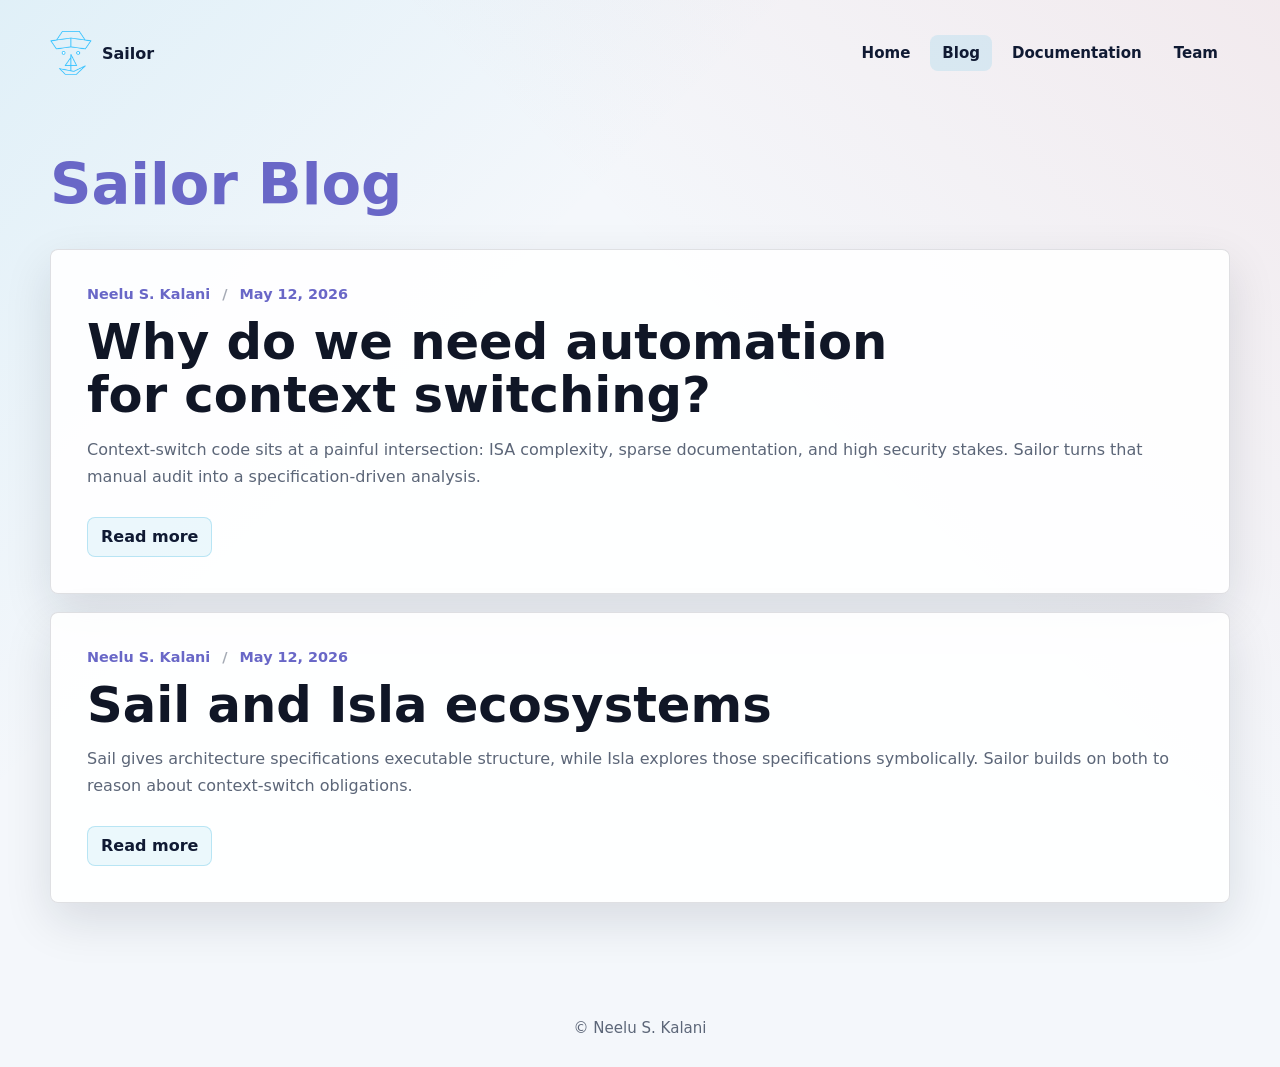
<file: blog.html>
<!doctype html>
<html lang="en">
  <head>
    <meta charset="utf-8">
    <meta name="viewport" content="width=device-width, initial-scale=1">
    <title>Blog | Sailor</title>
    <link rel="icon" href="assets/sailor-logo.png" type="image/png">
    <link rel="stylesheet" href="styles.css">
  </head>
  <body>
    <header class="site-header">
      <nav class="navbar" aria-label="Primary navigation">
        <a class="brand" href="index.html" aria-label="Sailor home">
          <img src="assets/sailor-logo.png" alt="" aria-hidden="true">
          <span>Sailor</span>
        </a>
        <div class="nav-links">
          <a href="index.html">Home</a>
          <a aria-current="page" href="blog.html">Blog</a>
          <a href="documentation.html">Documentation</a>
          <a href="team.html">Team</a>
        </div>
      </nav>
    </header>

    <main class="subpage">
      <section class="page-intro">
        <p class="section-kicker page-label">Sailor Blog</p>
      </section>

      <section class="blog-list" aria-label="Blog posts">
        <article class="post-card">
          <div class="post-meta">
            <span>Neelu S. Kalani</span>
            <time datetime="2026-05-12">May 12, 2026</time>
          </div>
          <h2>
            <a href="blog/why-context-switch-automation-is-required.html">
              Why do we need automation for context switching?
            </a>
          </h2>
          <p>
            Context-switch code sits at a painful intersection: ISA complexity,
            sparse documentation, and high security stakes. Sailor turns that
            manual audit into a specification-driven analysis.
          </p>
          <a class="read-more" href="blog/why-context-switch-automation-is-required.html">Read more</a>
        </article>

        <article class="post-card">
          <div class="post-meta">
            <span>Neelu S. Kalani</span>
            <time datetime="2026-05-12">May 12, 2026</time>
          </div>
          <h2>
            <a href="blog/sail-and-isla-ecosystems.html">
              Sail and Isla ecosystems
            </a>
          </h2>
          <p>
            Sail gives architecture specifications executable structure, while
            Isla explores those specifications symbolically. Sailor builds on
            both to reason about context-switch obligations.
          </p>
          <a class="read-more" href="blog/sail-and-isla-ecosystems.html">Read more</a>
        </article>
      </section>
    </main>

    <footer class="site-footer">
      <p>&copy; Neelu S. Kalani</p>
    </footer>
  </body>
</html>
</file>
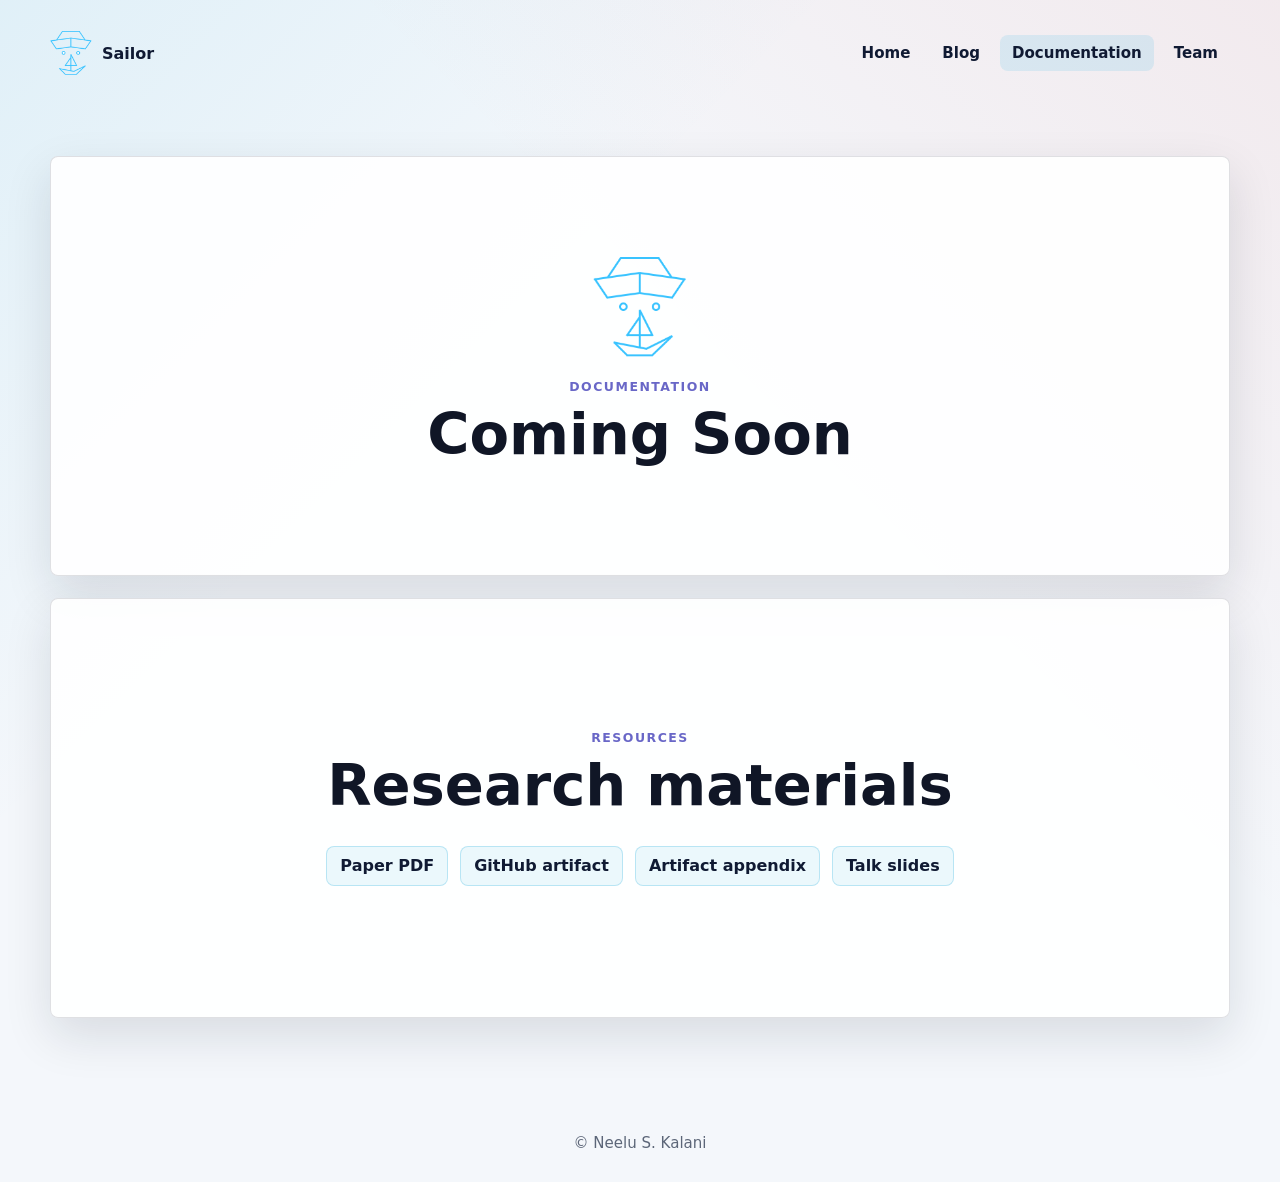
<file: documentation.html>
<!doctype html>
<html lang="en">
  <head>
    <meta charset="utf-8">
    <meta name="viewport" content="width=device-width, initial-scale=1">
    <title>Documentation | Sailor</title>
    <link rel="icon" href="assets/sailor-logo.png" type="image/png">
    <link rel="stylesheet" href="styles.css">
  </head>
  <body>
    <header class="site-header">
      <nav class="navbar" aria-label="Primary navigation">
        <a class="brand" href="index.html" aria-label="Sailor home">
          <img src="assets/sailor-logo.png" alt="" aria-hidden="true">
          <span>Sailor</span>
        </a>
        <div class="nav-links">
          <a href="index.html">Home</a>
          <a href="blog.html">Blog</a>
          <a aria-current="page" href="documentation.html">Documentation</a>
          <a href="team.html">Team</a>
        </div>
      </nav>
    </header>

    <main class="subpage documentation-grid">
      <section class="coming-soon">
        <img src="assets/sailor-logo.png" alt="" aria-hidden="true">
        <p class="section-kicker">Documentation</p>
        <h1>Coming Soon</h1>
      </section>

      <section class="coming-soon research-card">
        <p class="section-kicker">Resources</p>
        <h1>Research materials</h1>
        <div class="resource-links">
          <a class="read-more" href="https://www.usenix.org/system/files/usenixsecurity25-kalani.pdf">Paper PDF</a>
          <a class="read-more" href="https://github.com/neeluk7/sailor_artifact">GitHub artifact</a>
          <a class="read-more" href="https://www.usenix.org/system/files/usenixsecurity25-appendix-kalani.pdf">Artifact appendix</a>
          <a class="read-more" href="https://www.usenix.org/system/files/sec25_slides_kalani.pdf">Talk slides</a>
        </div>
      </section>
    </main>

    <footer class="site-footer">
      <p>&copy; Neelu S. Kalani</p>
    </footer>
  </body>
</html>
</file>
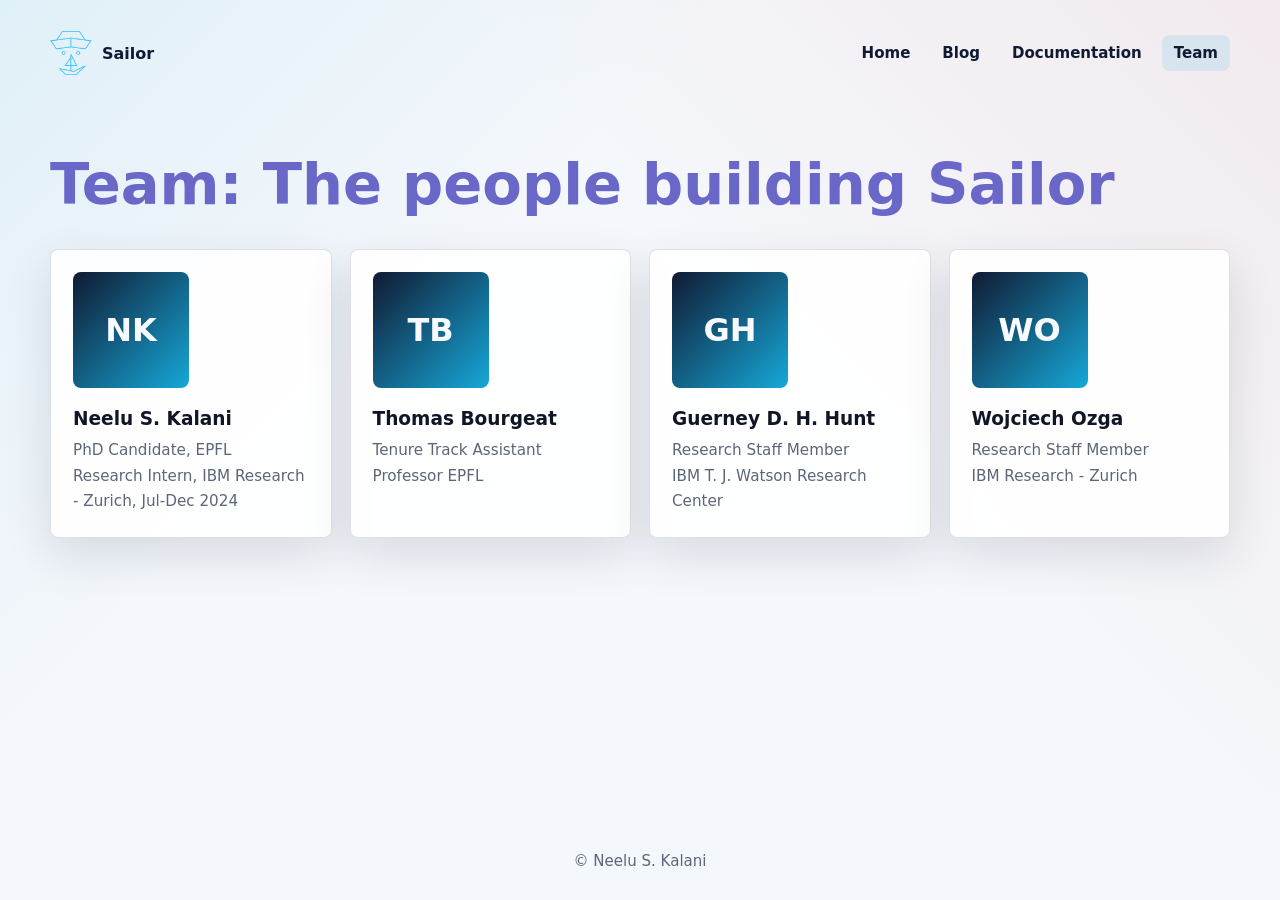
<file: team.html>
<!doctype html>
<html lang="en">
  <head>
    <meta charset="utf-8">
    <meta name="viewport" content="width=device-width, initial-scale=1">
    <title>Team | Sailor</title>
    <link rel="icon" href="assets/sailor-logo.png" type="image/png">
    <link rel="stylesheet" href="styles.css">
  </head>
  <body>
    <header class="site-header">
      <nav class="navbar" aria-label="Primary navigation">
        <a class="brand" href="index.html" aria-label="Sailor home">
          <img src="assets/sailor-logo.png" alt="" aria-hidden="true">
          <span>Sailor</span>
        </a>
        <div class="nav-links">
          <a href="index.html">Home</a>
          <a href="blog.html">Blog</a>
          <a href="documentation.html">Documentation</a>
          <a aria-current="page" href="team.html">Team</a>
        </div>
      </nav>
    </header>

    <main class="subpage">
      <section class="page-intro">
        <h1 class="team-heading"><span>Team:</span> The people building Sailor</h1>
      </section>

      <section class="team-grid" aria-label="Sailor team members">
        <article class="team-card">
          <div class="avatar avatar-fallback" aria-hidden="true">NK</div>
          <h2><a href="https://neeluk7.github.io">Neelu S. Kalani</a></h2>
          <p>PhD Candidate, EPFL<br>Research Intern, IBM Research - Zurich, Jul-Dec 2024</p>
        </article>

        <article class="team-card">
          <div class="avatar avatar-fallback" aria-hidden="true">TB</div>
          <h2><a href="https://people.epfl.ch/thomas.bourgeat?lang=en">Thomas Bourgeat</a></h2>
          <p>Tenure Track Assistant Professor EPFL</p>
        </article>

        <article class="team-card">
          <div class="avatar avatar-fallback" aria-hidden="true">GH</div>
          <h2><a href="https://www.linkedin.com/in/guerney-hunt-52916621/">Guerney D. H. Hunt</a></h2>
          <p>Research Staff Member<br>IBM T. J. Watson Research Center</p>
        </article>

        <article class="team-card">
          <div class="avatar avatar-fallback" aria-hidden="true">WO</div>
          <h2><a href="https://research.ibm.com/people/wojciech-ozga">Wojciech Ozga</a></h2>
          <p>Research Staff Member<br>IBM Research - Zurich</p>
        </article>
      </section>
    </main>

    <footer class="site-footer">
      <p>&copy; Neelu S. Kalani</p>
    </footer>
  </body>
</html>
</file>
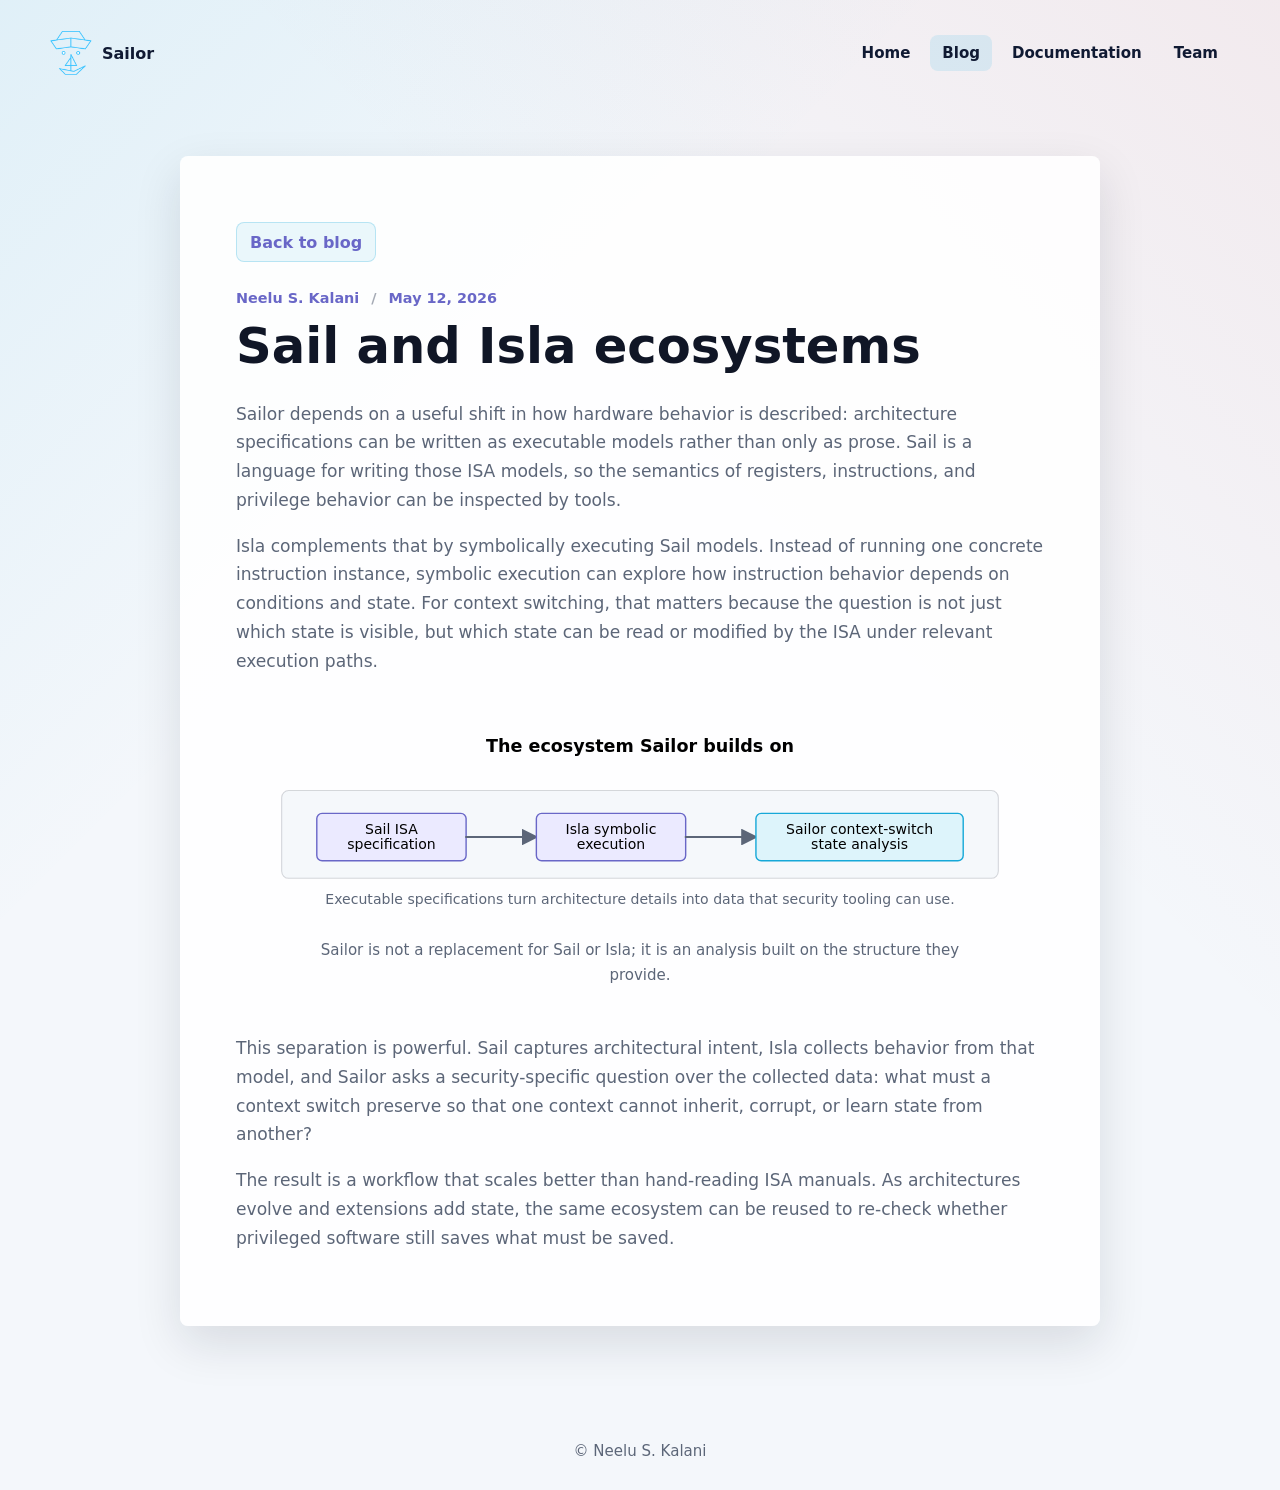
<file: blog/sail-and-isla-ecosystems.html>
<!doctype html>
<html lang="en">
  <head>
    <meta charset="utf-8">
    <meta name="viewport" content="width=device-width, initial-scale=1">
    <title>Sail and Isla ecosystems | Sailor</title>
    <link rel="icon" href="../assets/sailor-logo.png" type="image/png">
    <link rel="stylesheet" href="../styles.css">
  </head>
  <body>
    <header class="site-header">
      <nav class="navbar" aria-label="Primary navigation">
        <a class="brand" href="../index.html" aria-label="Sailor home">
          <img src="../assets/sailor-logo.png" alt="" aria-hidden="true">
          <span>Sailor</span>
        </a>
        <div class="nav-links">
          <a href="../index.html">Home</a>
          <a aria-current="page" href="../blog.html">Blog</a>
          <a href="../documentation.html">Documentation</a>
          <a href="../team.html">Team</a>
        </div>
      </nav>
    </header>

    <main class="subpage article-layout">
      <article class="blog-post">
        <a class="back-link" href="../blog.html">Back to blog</a>
        <div class="post-meta">
          <span>Neelu S. Kalani</span>
          <time datetime="2026-05-12">May 12, 2026</time>
        </div>
        <h1>Sail and Isla ecosystems</h1>
        <p>
          Sailor depends on a useful shift in how hardware behavior is described:
          architecture specifications can be written as executable models rather
          than only as prose. Sail is a language for writing those ISA models, so
          the semantics of registers, instructions, and privilege behavior can be
          inspected by tools.
        </p>
        <p>
          Isla complements that by symbolically executing Sail models. Instead
          of running one concrete instruction instance, symbolic execution can
          explore how instruction behavior depends on conditions and state. For
          context switching, that matters because the question is not just which
          state is visible, but which state can be read or modified by the ISA
          under relevant execution paths.
        </p>

        <figure class="switch-figure">
          <svg viewBox="0 0 920 230" role="img" aria-labelledby="ecosystem-figure-title ecosystem-figure-desc">
            <title id="ecosystem-figure-title">Sailor in the Sail and Isla ecosystem</title>
            <desc id="ecosystem-figure-desc">A diagram showing Sail ISA specifications feeding Isla symbolic execution and Sailor analysis.</desc>
            <defs>
              <marker id="arrow" markerHeight="8" markerWidth="8" orient="auto" refX="7" refY="4">
                <path d="M0,0 L8,4 L0,8 Z" fill="#5c6678"></path>
              </marker>
            </defs>
            <text x="460" y="34" class="figure-heading" text-anchor="middle">The ecosystem Sailor builds on</text>
            <rect x="52" y="78" width="816" height="100" rx="8" class="figure-panel"></rect>
            <rect x="92" y="104" width="170" height="54" rx="6" class="model-box"></rect>
            <text x="177" y="127" text-anchor="middle">Sail ISA</text>
            <text x="177" y="145" text-anchor="middle">specification</text>
            <line x1="262" y1="131" x2="342" y2="131" class="figure-arrow"></line>
            <rect x="342" y="104" width="170" height="54" rx="6" class="model-box"></rect>
            <text x="427" y="127" text-anchor="middle">Isla symbolic</text>
            <text x="427" y="145" text-anchor="middle">execution</text>
            <line x1="512" y1="131" x2="592" y2="131" class="figure-arrow"></line>
            <rect x="592" y="104" width="236" height="54" rx="6" class="state-box"></rect>
            <text x="710" y="127" text-anchor="middle">Sailor context-switch</text>
            <text x="710" y="145" text-anchor="middle">state analysis</text>
            <text x="460" y="207" class="figure-note" text-anchor="middle">Executable specifications turn architecture details into data that security tooling can use.</text>
          </svg>
          <figcaption>Sailor is not a replacement for Sail or Isla; it is an analysis built on the structure they provide.</figcaption>
        </figure>

        <p>
          This separation is powerful. Sail captures architectural intent, Isla
          collects behavior from that model, and Sailor asks a security-specific
          question over the collected data: what must a context switch preserve
          so that one context cannot inherit, corrupt, or learn state from
          another?
        </p>
        <p>
          The result is a workflow that scales better than hand-reading ISA
          manuals. As architectures evolve and extensions add state, the same
          ecosystem can be reused to re-check whether privileged software still
          saves what must be saved.
        </p>
      </article>
    </main>

    <footer class="site-footer">
      <p>&copy; Neelu S. Kalani</p>
    </footer>
  </body>
</html>
</file>
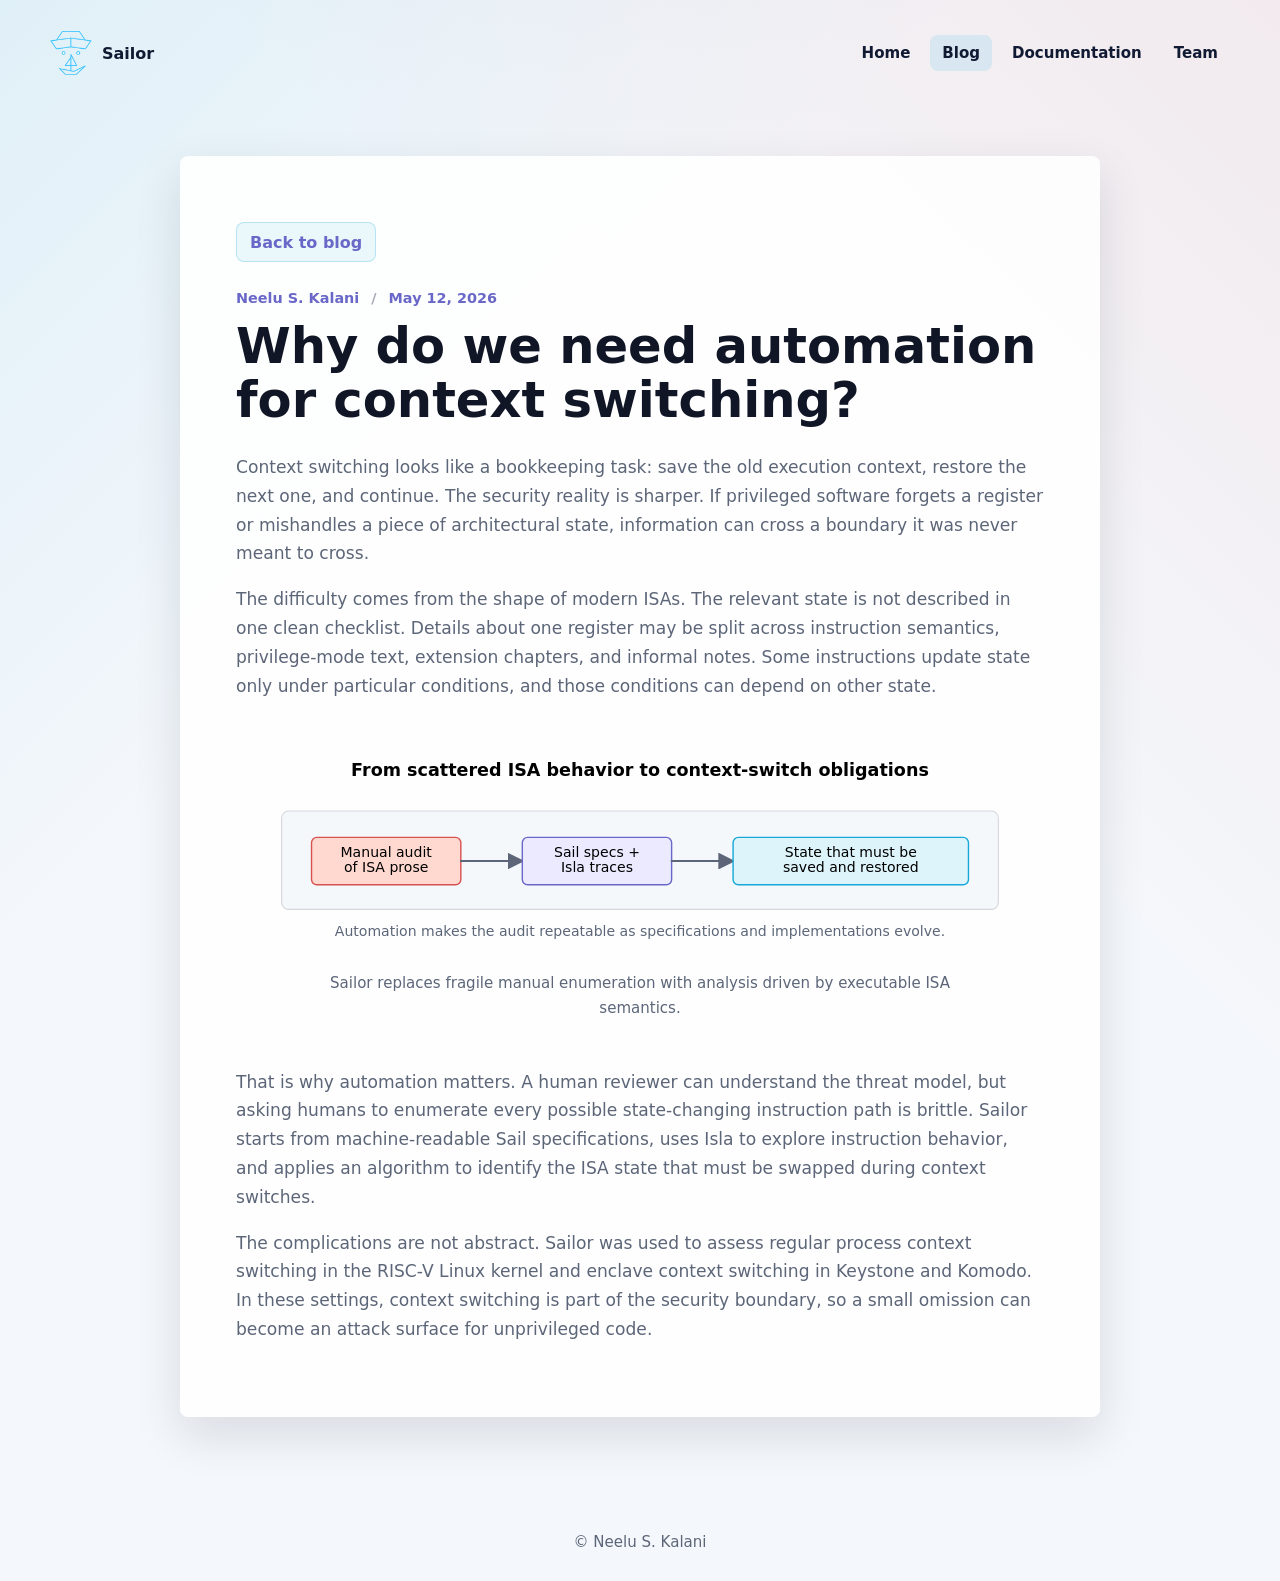
<file: blog/why-context-switch-automation-is-required.html>
<!doctype html>
<html lang="en">
  <head>
    <meta charset="utf-8">
    <meta name="viewport" content="width=device-width, initial-scale=1">
    <title>Why do we need automation for context switching? | Sailor</title>
    <link rel="icon" href="../assets/sailor-logo.png" type="image/png">
    <link rel="stylesheet" href="../styles.css">
  </head>
  <body>
    <header class="site-header">
      <nav class="navbar" aria-label="Primary navigation">
        <a class="brand" href="../index.html" aria-label="Sailor home">
          <img src="../assets/sailor-logo.png" alt="" aria-hidden="true">
          <span>Sailor</span>
        </a>
        <div class="nav-links">
          <a href="../index.html">Home</a>
          <a aria-current="page" href="../blog.html">Blog</a>
          <a href="../documentation.html">Documentation</a>
          <a href="../team.html">Team</a>
        </div>
      </nav>
    </header>

    <main class="subpage article-layout">
      <article class="blog-post">
        <a class="back-link" href="../blog.html">Back to blog</a>
        <div class="post-meta">
          <span>Neelu S. Kalani</span>
          <time datetime="2026-05-12">May 12, 2026</time>
        </div>
        <h1>Why do we need automation for context switching?</h1>
        <p>
          Context switching looks like a bookkeeping task: save the old
          execution context, restore the next one, and continue. The security
          reality is sharper. If privileged software forgets a register or
          mishandles a piece of architectural state, information can cross a
          boundary it was never meant to cross.
        </p>
        <p>
          The difficulty comes from the shape of modern ISAs. The relevant state
          is not described in one clean checklist. Details about one register may
          be split across instruction semantics, privilege-mode text, extension
          chapters, and informal notes. Some instructions update state only under
          particular conditions, and those conditions can depend on other state.
        </p>

        <figure class="switch-figure">
          <svg viewBox="0 0 920 240" role="img" aria-labelledby="automation-figure-title automation-figure-desc">
            <title id="automation-figure-title">Manual context-switch auditing versus Sailor</title>
            <desc id="automation-figure-desc">A diagram showing ISA documentation and executable models feeding Sailor, which identifies state that must be saved.</desc>
            <defs>
              <marker id="arrow" markerHeight="8" markerWidth="8" orient="auto" refX="7" refY="4">
                <path d="M0,0 L8,4 L0,8 Z" fill="#5c6678"></path>
              </marker>
            </defs>
            <text x="460" y="34" class="figure-heading" text-anchor="middle">From scattered ISA behavior to context-switch obligations</text>
            <rect x="52" y="74" width="816" height="112" rx="8" class="figure-panel"></rect>
            <rect x="86" y="104" width="170" height="54" rx="6" class="gap-box"></rect>
            <text x="171" y="126" text-anchor="middle">Manual audit</text>
            <text x="171" y="144" text-anchor="middle">of ISA prose</text>
            <line x1="256" y1="131" x2="326" y2="131" class="figure-arrow"></line>
            <rect x="326" y="104" width="170" height="54" rx="6" class="model-box"></rect>
            <text x="411" y="126" text-anchor="middle">Sail specs +</text>
            <text x="411" y="144" text-anchor="middle">Isla traces</text>
            <line x1="496" y1="131" x2="566" y2="131" class="figure-arrow"></line>
            <rect x="566" y="104" width="268" height="54" rx="6" class="state-box"></rect>
            <text x="700" y="126" text-anchor="middle">State that must be</text>
            <text x="700" y="144" text-anchor="middle">saved and restored</text>
            <text x="460" y="216" class="figure-note" text-anchor="middle">Automation makes the audit repeatable as specifications and implementations evolve.</text>
          </svg>
          <figcaption>Sailor replaces fragile manual enumeration with analysis driven by executable ISA semantics.</figcaption>
        </figure>

        <p>
          That is why automation matters. A human reviewer can understand the
          threat model, but asking humans to enumerate every possible
          state-changing instruction path is brittle. Sailor starts from
          machine-readable Sail specifications, uses Isla to explore instruction
          behavior, and applies an algorithm to identify the ISA state that must
          be swapped during context switches.
        </p>
        <p>
          The complications are not abstract. Sailor was used to assess regular
          process context switching in the RISC-V Linux kernel and enclave
          context switching in Keystone and Komodo. In these settings, context
          switching is part of the security boundary, so a small omission can
          become an attack surface for unprivileged code.
        </p>
      </article>
    </main>

    <footer class="site-footer">
      <p>&copy; Neelu S. Kalani</p>
    </footer>
  </body>
</html>
</file>
<file: styles.css>
:root {
  color-scheme: light;
  --ink: #101626;
  --muted: #5c6678;
  --paper: #f4f7fb;
  --panel: #ffffff;
  --line: rgba(16, 22, 38, 0.13);
  --navy: #101a33;
  --navy-2: #172447;
  --cyan: #16a8d8;
  --red: #d85151;
  --violet: #6967c7;
  --shadow: 0 18px 48px rgba(16, 22, 38, 0.12);
  font-family: Inter, ui-sans-serif, system-ui, -apple-system, BlinkMacSystemFont, "Segoe UI", sans-serif;
}

* {
  box-sizing: border-box;
}

html {
  background: var(--paper);
  overflow-x: hidden;
}

body {
  min-height: 100vh;
  margin: 0;
  display: flex;
  flex-direction: column;
  color: var(--ink);
  background:
    linear-gradient(135deg, rgba(22, 168, 216, 0.09), transparent 34%),
    linear-gradient(225deg, rgba(216, 81, 81, 0.08), transparent 38%),
    var(--paper);
  overflow-x: hidden;
}

img,
svg {
  display: block;
}

a {
  color: inherit;
}

.site-header {
  width: min(1180px, calc(100% - 40px));
  margin: 0 auto;
  padding: 24px 0 0;
}

.navbar {
  min-height: 58px;
  display: flex;
  align-items: center;
  justify-content: space-between;
  gap: 24px;
}

.brand {
  display: inline-flex;
  align-items: center;
  gap: 10px;
  color: var(--navy);
  font-weight: 800;
  text-decoration: none;
  letter-spacing: 0;
}

.brand img {
  width: 42px;
  height: 44px;
  border-radius: 6px;
  object-fit: contain;
  object-position: center;
}

.nav-links {
  display: flex;
  align-items: center;
  justify-content: flex-end;
  gap: 8px;
  flex-wrap: wrap;
}

.nav-links a {
  min-height: 36px;
  display: inline-flex;
  align-items: center;
  border-radius: 8px;
  padding: 8px 12px;
  color: var(--navy);
  font-size: 0.94rem;
  font-weight: 700;
  text-decoration: none;
}

.nav-links a:hover,
.nav-links a[aria-current="page"] {
  background: rgba(22, 168, 216, 0.12);
}

.nav-links a:focus-visible,
.brand:focus-visible,
.read-more:focus-visible,
.back-link:focus-visible,
.team-card a:focus-visible,
.primary-action:focus-visible,
.secondary-action:focus-visible {
  outline: 3px solid rgba(240, 178, 74, 0.55);
  outline-offset: 3px;
}

.hero-header {
  width: 100%;
  padding: 24px max(20px, calc((100% - 1180px) / 2)) 0;
  overflow: hidden;
  color: #f7fbff;
  background:
    linear-gradient(120deg, rgba(22, 168, 216, 0.2), transparent 38%),
    linear-gradient(145deg, var(--navy), var(--navy-2) 58%, #2b1f4d);
}

.hero-header .brand,
.hero-header .nav-links a {
  color: #f7fbff;
}

.hero-header .nav-links a:hover,
.hero-header .nav-links a[aria-current="page"] {
  background: rgba(247, 251, 255, 0.13);
}

.hero {
  width: min(1180px, 100%);
  min-height: 620px;
  margin: 0 auto;
  display: grid;
  align-items: center;
  padding: 54px 0 96px;
}

.hero-copy {
  max-width: 1120px;
  display: grid;
  grid-template-columns: minmax(220px, 282px) minmax(320px, 1fr);
  align-items: center;
  gap: clamp(28px, 5vw, 76px);
}

.hero-logo-panel {
  width: min(282px, 100%);
  aspect-ratio: 1;
  display: grid;
  place-items: center;
  border: 1px solid rgba(247, 251, 255, 0.16);
  border-radius: 8px;
  background: #ffffff;
  box-shadow: 0 24px 70px rgba(0, 0, 0, 0.28);
}

.hero-logo {
  width: min(162px, 70%);
  height: auto;
  filter: drop-shadow(0 22px 35px rgba(0, 0, 0, 0.35));
}

.eyebrow,
.section-kicker {
  margin: 0 0 12px;
  color: var(--violet);
  font-size: 0.78rem;
  font-weight: 900;
  letter-spacing: 0.12em;
  text-transform: uppercase;
}

.hero .eyebrow,
.benefit-band .section-kicker,
.problem-card .section-kicker {
  font-size: clamp(0.9rem, 1.35vw, 1.08rem);
  line-height: 1.35;
}

.hero .eyebrow {
  color: #f7fbff;
}

h1,
h2,
h3,
p {
  margin-top: 0;
}

.hero h1 {
  margin-bottom: 12px;
  font-size: clamp(4.25rem, 12vw, 8.6rem);
  line-height: 0.9;
  font-weight: 900;
}

.tagline {
  max-width: 760px;
  margin-bottom: 0;
  color: rgba(247, 251, 255, 0.9);
  font-size: clamp(1.16rem, 1.9vw, 1.48rem);
  line-height: 1.4;
  font-weight: 600;
}

.hero-actions,
.resource-links {
  display: flex;
  align-items: center;
  gap: 12px;
  flex-wrap: wrap;
  margin-top: 28px;
}

.primary-action,
.secondary-action {
  min-height: 44px;
  display: inline-flex;
  align-items: center;
  border-radius: 8px;
  padding: 10px 16px;
  font-weight: 900;
  text-decoration: none;
}

.primary-action {
  background: var(--violet);
  color: #f7fbff;
}

.secondary-action {
  border: 1px solid rgba(247, 251, 255, 0.28);
  color: #f7fbff;
}

main {
  flex: 1;
}

.section-shell,
.subpage {
  width: min(1180px, calc(100% - 40px));
  margin: 0 auto;
}

.publication-band {
  padding: 48px 0;
  background: #eaf1f9;
}

.publication-card {
  padding: clamp(28px, 5vw, 46px);
  border: 1px solid var(--line);
  border-radius: 8px;
  background: var(--panel);
  box-shadow: var(--shadow);
}

.publication-header {
  display: flex;
  align-items: flex-start;
  justify-content: space-between;
  gap: 18px;
  margin-bottom: 12px;
}

.publication-header .section-kicker {
  margin-bottom: 8px;
}

.publication-label p:last-child {
  margin-bottom: 0;
  color: var(--navy);
  font-size: clamp(1.05rem, 1.6vw, 1.22rem);
  font-weight: 850;
  line-height: 1.3;
}

.artifact-badges {
  display: flex;
  justify-content: flex-end;
  gap: 10px;
  flex-wrap: wrap;
}

.artifact-badges img {
  width: 76px;
  height: auto;
  border-radius: 0;
  background: #ffffff;
  box-shadow: 0 10px 22px rgba(16, 22, 38, 0.1);
}

.publication-card h2 {
  max-width: 890px;
  margin-bottom: 16px;
  font-size: clamp(1.9rem, 4vw, 3.3rem);
  line-height: 1.05;
}

.publication-card p {
  max-width: 860px;
  color: var(--muted);
  font-size: 1.05rem;
  line-height: 1.68;
}

.publication-actions {
  display: flex;
  align-items: stretch;
  gap: 12px;
  flex-wrap: wrap;
  margin-top: 18px;
}

.benefit-band {
  padding: 76px 0;
  background: #f7f5ef;
}

.benefit-band h2,
.page-intro h1,
.coming-soon h1 {
  max-width: 820px;
  margin-bottom: 32px;
  font-size: clamp(2rem, 5vw, 3.6rem);
  line-height: 1.02;
}

.benefit-band h2 {
  max-width: none;
}

.page-label {
  margin-bottom: 34px;
  font-size: clamp(2rem, 5vw, 3.6rem);
  line-height: 1.02;
  letter-spacing: 0;
  text-transform: none;
}

.benefit-grid,
.team-grid {
  display: grid;
  grid-template-columns: repeat(3, minmax(0, 1fr));
  gap: 18px;
}

.benefit-card,
.post-card,
.team-card,
.coming-soon {
  border: 1px solid var(--line);
  border-radius: 8px;
  background: rgba(255, 255, 255, 0.9);
  box-shadow: var(--shadow);
}

.benefit-card {
  min-height: 230px;
  padding: 26px;
}

.icon-badge {
  width: 54px;
  height: 54px;
  margin-bottom: 24px;
  display: grid;
  place-items: center;
  border-radius: 8px;
  background: #e7f6fb;
  color: var(--cyan);
}

.icon-badge svg {
  width: 31px;
  height: 31px;
  fill: none;
  stroke: currentColor;
  stroke-linecap: round;
  stroke-linejoin: round;
  stroke-width: 1.8;
}

.benefit-card h3 {
  margin-bottom: 10px;
  font-size: 1.35rem;
}

.benefit-card p,
.problem-card p,
.post-card p,
.team-card p,
.blog-post p,
.switch-figure figcaption {
  color: var(--muted);
  line-height: 1.68;
}

.problem-band {
  padding: 82px 0 92px;
  background:
    linear-gradient(90deg, rgba(16, 26, 51, 0.96), rgba(43, 31, 77, 0.9)),
    var(--navy);
}

.problem-grid {
  display: grid;
  grid-template-columns: repeat(2, minmax(0, 1fr));
  gap: 22px;
}

.problem-card {
  min-height: 360px;
  padding: clamp(28px, 5vw, 48px);
  border-radius: 8px;
}

.problem-card h2 {
  margin-bottom: 18px;
  font-size: clamp(1.9rem, 4vw, 3.2rem);
  line-height: 1.05;
}

.problem-card-dark {
  background: linear-gradient(145deg, #121c3a, #1d2a57);
  color: #f7fbff;
}

.problem-card-dark p {
  color: rgba(247, 251, 255, 0.78);
}

.problem-card-light {
  background: linear-gradient(145deg, #e7f6fb, #ebeaff);
}

.subpage {
  padding: 74px 0 86px;
}

.page-intro {
  max-width: 920px;
  margin-bottom: 34px;
}

.blog-list {
  display: grid;
  gap: 18px;
}

.post-card {
  padding: clamp(24px, 4vw, 36px);
}

.post-meta {
  display: flex;
  align-items: center;
  gap: 12px;
  flex-wrap: wrap;
  margin-bottom: 14px;
  color: var(--violet);
  font-size: 0.9rem;
  font-weight: 800;
}

.post-meta span::after {
  content: "/";
  margin-left: 12px;
  color: rgba(92, 102, 120, 0.55);
}

.post-card h2,
.blog-post h1 {
  max-width: 860px;
  margin-bottom: 14px;
  font-size: clamp(1.7rem, 4vw, 3.1rem);
  line-height: 1.08;
}

.post-card h2 a {
  text-decoration: none;
}

.post-card h2 a:hover,
.team-card a:hover,
.back-link:hover {
  color: var(--violet);
}

.read-more,
.back-link {
  display: inline-flex;
  align-items: center;
  justify-content: center;
  min-height: 40px;
  margin-top: 10px;
  border: 1px solid rgba(22, 168, 216, 0.24);
  border-radius: 8px;
  padding: 8px 13px;
  background: rgba(22, 168, 216, 0.08);
  color: var(--navy);
  font-weight: 900;
  text-decoration: none;
  transition: background-color 160ms ease, border-color 160ms ease, color 160ms ease;
}

.read-more:hover,
.back-link:hover {
  border-color: rgba(22, 168, 216, 0.42);
  background: rgba(22, 168, 216, 0.14);
  color: var(--navy);
}

.article-layout {
  width: min(920px, calc(100% - 40px));
}

.blog-post {
  padding: clamp(24px, 5vw, 56px);
  border-radius: 8px;
  background: rgba(255, 255, 255, 0.9);
  box-shadow: var(--shadow);
}

.blog-post h1 {
  margin-bottom: 26px;
}

.blog-post p {
  font-size: 1.07rem;
}

.back-link {
  margin-bottom: 28px;
  color: var(--violet);
}

.switch-figure {
  margin: 46px 0;
  overflow-x: auto;
  text-align: center;
}

.switch-figure svg {
  width: 100%;
  min-width: 720px;
  height: auto;
  font-family: inherit;
}

.switch-figure figcaption {
  max-width: 690px;
  margin: 14px auto 0;
  font-size: 0.94rem;
}

.figure-panel {
  fill: rgba(244, 247, 251, 0.88);
  stroke: rgba(16, 22, 38, 0.16);
  stroke-width: 1.2;
}

.state-box {
  fill: #ddf4fb;
  stroke: #16a8d8;
  stroke-width: 1.6;
}

.gap-box {
  fill: #ffd9cf;
  stroke: #d85151;
  stroke-width: 1.6;
}

.model-box {
  fill: #ebeaff;
  stroke: #6967c7;
  stroke-width: 1.6;
}

.figure-arrow {
  stroke: #5c6678;
  stroke-linecap: round;
  stroke-width: 2.4;
  marker-end: url(#arrow);
}

.figure-heading {
  font-size: 20px;
  font-weight: 800;
}

.figure-note,
.figure-label {
  fill: #5c6678;
}

.figure-label {
  font-size: 16px;
  font-weight: 800;
}

.coming-soon {
  min-height: 420px;
  display: grid;
  place-items: center;
  align-content: center;
  text-align: center;
}

.documentation-grid {
  display: grid;
  gap: 22px;
}

.coming-soon img {
  width: 94px;
  height: auto;
  margin-bottom: 22px;
  object-fit: contain;
}

.coming-soon h1 {
  margin-bottom: 10px;
}

.resource-links {
  justify-content: center;
  margin-top: 10px;
}

.research-card .resource-links {
  max-width: none;
}

.team-grid {
  grid-template-columns: repeat(4, minmax(0, 1fr));
}

.team-card {
  min-height: 260px;
  padding: 22px;
}

.avatar {
  width: 116px;
  height: 116px;
  margin-bottom: 20px;
  border-radius: 8px;
  overflow: hidden;
  display: grid;
  place-items: center;
  background: linear-gradient(135deg, var(--navy), var(--cyan));
  color: #f7fbff;
  font-size: 2rem;
  font-weight: 900;
}

.team-card h2 {
  margin-bottom: 8px;
  font-size: 1.16rem;
  line-height: 1.2;
}

.team-heading {
  max-width: none;
  color: var(--violet);
  font-size: clamp(1.45rem, 2.7vw, 2.45rem);
  line-height: 1.08;
  white-space: nowrap;
  word-break: normal;
}

.team-heading span {
  font-size: 1em;
}

.team-card h2 a {
  text-decoration: none;
}

.team-card p {
  margin-bottom: 0;
  font-size: 0.95rem;
}

.site-footer {
  width: min(1180px, calc(100% - 40px));
  margin: 0 auto;
  padding: 30px 0;
  text-align: center;
  color: var(--muted);
  font-size: 0.94rem;
}

.site-footer p {
  margin: 0;
}

@media (max-width: 920px) {
  .hero {
    min-height: 560px;
  }

  .hero-copy {
    grid-template-columns: 1fr;
  }

  .benefit-grid,
  .problem-grid,
  .team-grid {
    grid-template-columns: repeat(2, minmax(0, 1fr));
  }
}

@media (max-width: 680px) {
  .site-header,
  .section-shell,
  .subpage,
  .article-layout,
  .site-footer {
    width: min(100% - 28px, 1180px);
  }

  .navbar {
    align-items: flex-start;
    flex-direction: column;
  }

  .nav-links {
    width: 100%;
    justify-content: flex-start;
  }

  .nav-links a {
    padding-inline: 9px;
    font-size: 0.88rem;
  }

  .hero {
    min-height: 0;
    padding: 44px 0 70px;
  }

  .hero h1 {
    font-size: clamp(3.5rem, 17vw, 5.8rem);
  }

  .hero-logo-panel {
    width: min(282px, 100%);
  }

  .publication-header {
    align-items: flex-start;
    flex-direction: column;
  }

  .artifact-badges {
    justify-content: flex-start;
  }

  .benefit-band h2,
  .team-heading {
    font-size: clamp(1.05rem, 4.6vw, 1.6rem);
  }

  .team-heading {
    line-height: 1.12;
    overflow-wrap: normal;
    text-wrap: balance;
    white-space: normal;
  }

  .benefit-band,
  .problem-band {
    padding: 54px 0;
  }

  .benefit-grid,
  .problem-grid,
  .team-grid {
    grid-template-columns: 1fr;
  }

  .problem-card {
    min-height: 0;
  }

  .post-meta {
    align-items: flex-start;
    flex-direction: column;
    gap: 3px;
  }

  .post-meta span::after {
    content: "";
    margin-left: 0;
  }
}
</file>
